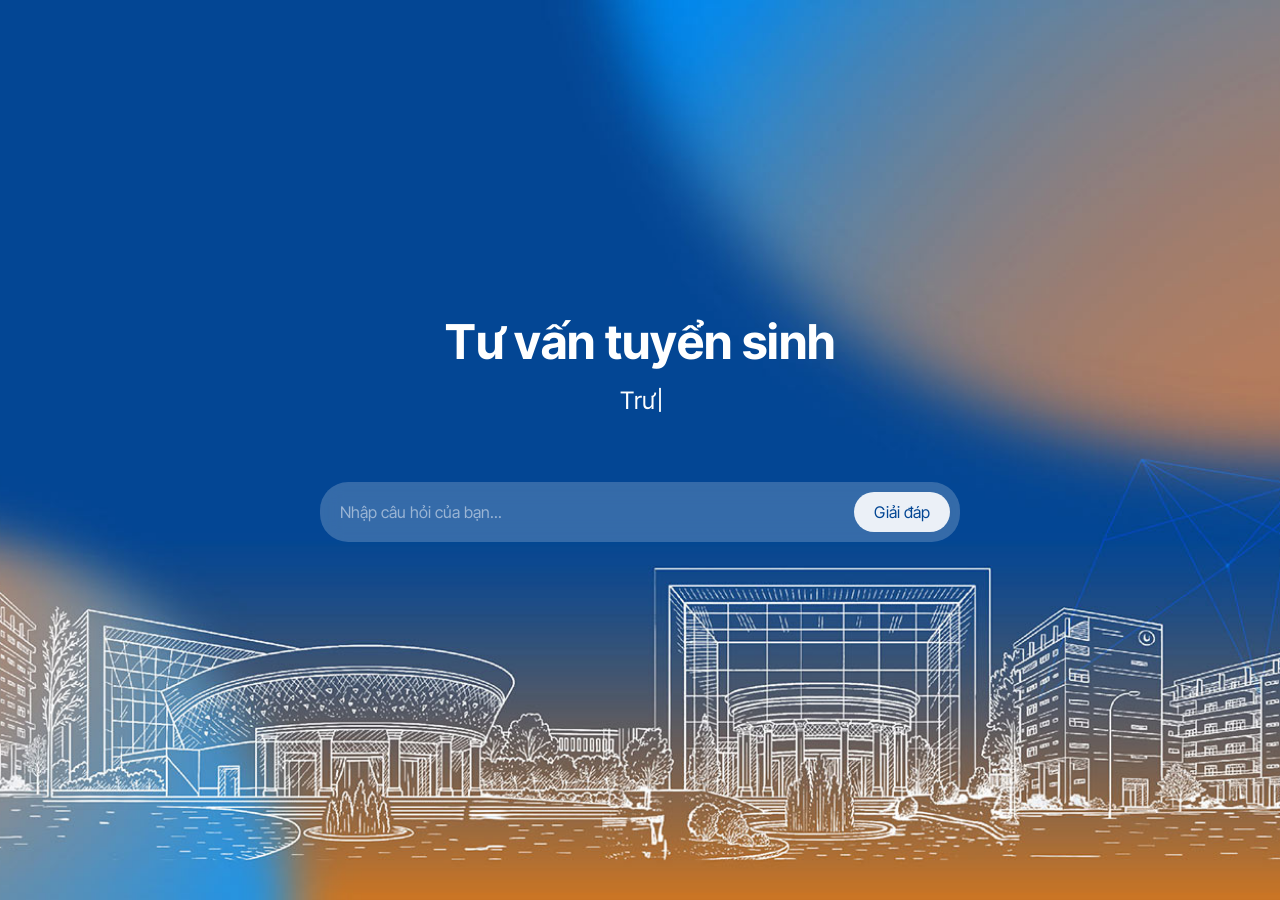
<file: llm-rag.html>
<!doctype html>
<html lang="vi">
  <head>
    <meta charset="UTF-8" />
    <meta name="viewport" content="width=device-width, initial-scale=1.0" />
    <title>LLM RAG</title>
    <script type="module" crossorigin src="./llm-rag.js"></script>
    <link rel="stylesheet" crossorigin href="./llm-rag.css">
  </head>
  <body>
    <div id="root"></div>
  </body>
</html>
</file>
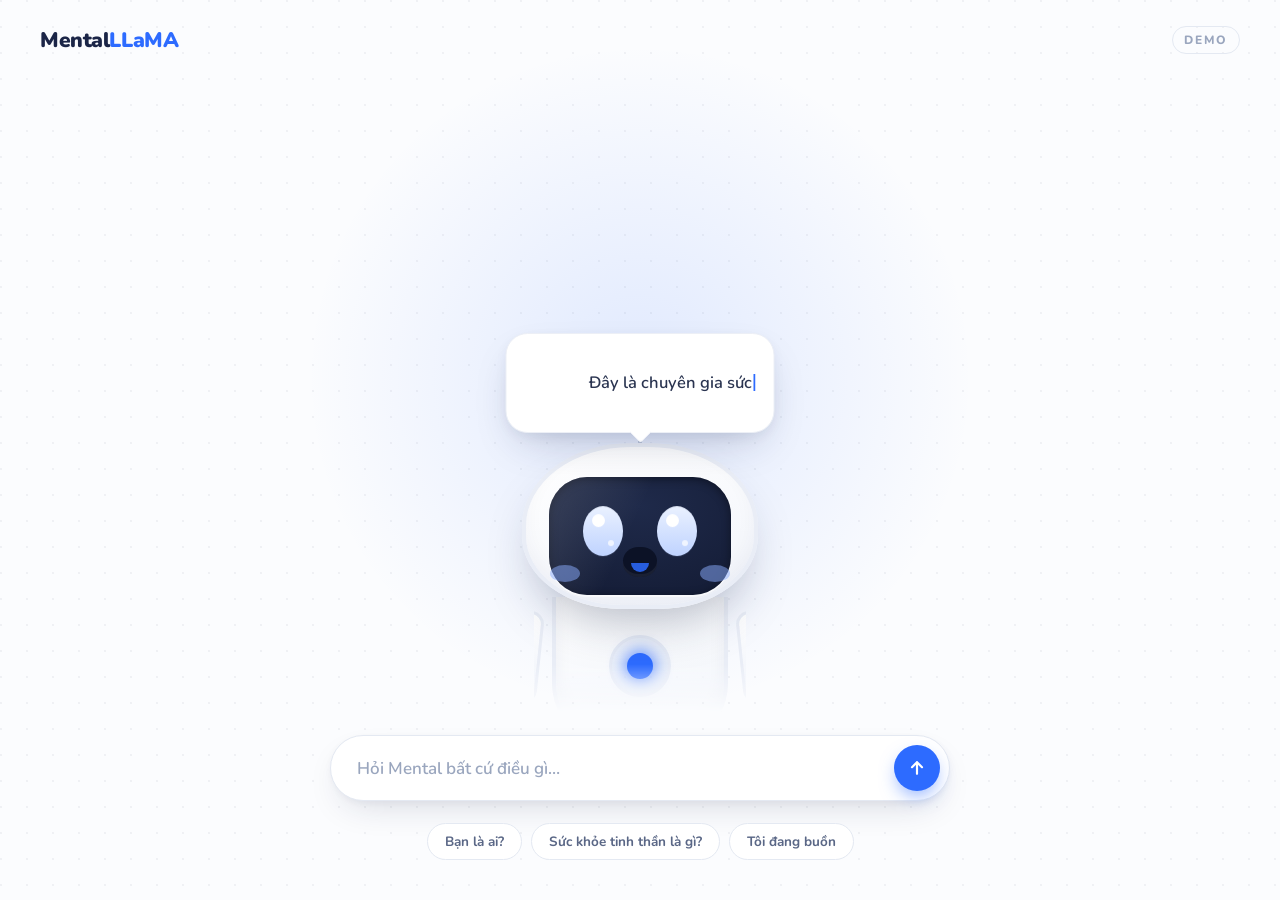
<file: mentallama.html>
<!DOCTYPE html>
<html lang="vi">
<head>
<meta charset="utf-8">
<meta name="viewport" content="width=device-width, initial-scale=1">
<link href="https://fonts.googleapis.com/css2?family=Nunito:wght@400;600;700;800;900&display=swap" rel="stylesheet">
<link rel="stylesheet" href="mentallama.css">
<title>MetalLLM Chatbot</title>
</head>
<body>
<div class="page">
  <div class="bg-glow"></div>
  <div class="bg-grid"></div>

  <header>
    <div class="logo">
      <!-- <div class="logo-icon">
        <svg width="15" height="15" viewBox="0 0 24 24" fill="none">
          <path d="M13 2L4 14h6l-1 8 9-12h-6l1-8z" fill="white"/>
        </svg>
      </div> -->
      <span class="logo-name">Mental<span>LLaMA</span></span>
    </div>
    <span class="demo-badge">Demo</span>
  </header>

  <main>
    <div class="bot-stage">
      <div class="bot-hover" id="botHover">
        <div class="bot-bob" id="botBob">

          <div class="antenna">
            <div class="bulb" id="bulb"></div>
            <div class="antenna-stem"></div>
          </div>

          <div class="bot-head" id="botHead">
            <!-- Speech bubble -->
            <div class="bubble" id="bubble">
              <div class="thinking-dots" id="thinkingDots">
                <span class="dot"></span>
                <span class="dot"></span>
                <span class="dot"></span>
              </div>
              <div class="answer-text" id="answerText">
                <span id="answerContent"></span><span class="caret" id="caret"></span>
              </div>
              <div class="bubble-arrow"></div>
            </div>

            <!-- Face screen -->
            <div class="face-screen">
              <div class="eyes-row">
                <div class="eye">
                  <div class="pupil" id="pupilL">
                    <div class="pupil-h1"></div>
                    <div class="pupil-h2"></div>
                  </div>
                </div>
                <div class="eye">
                  <div class="pupil" id="pupilR">
                    <div class="pupil-h1"></div>
                    <div class="pupil-h2"></div>
                  </div>
                </div>
              </div>
              <div class="mouth-row">
                <div class="mouth-smile"    id="mouthSmile"></div>
                <div class="mouth-thinking" id="mouthThink"></div>
                <div class="mouth-talking"  id="mouthTalk"></div>
              </div>
            </div>

            <div class="cheek left"></div>
            <div class="cheek right"></div>
          </div>

          <div class="bot-body">
            <div class="arm left"  id="armL"></div>
            <div class="arm right" id="armR"></div>
            <div class="torso">
              <div class="chest">
                <div class="chest-core"></div>
              </div>
            </div>
          </div>

        </div><!-- /bot-bob -->
      </div><!-- /bot-hover -->
    </div><!-- /bot-stage -->

    <!-- Câu hỏi người dùng vừa gửi -->
    <div class="user-question" id="userQuestion">
      <span class="user-label">BẠN</span>
      <span class="user-bubble" id="userQuestionText"></span>
    </div>

    <!-- Ô nhập liệu -->
    <div class="input-bar">
      <input type="text" id="inputField" placeholder="Hỏi Mental bất cứ điều gì…" autocomplete="off" />
      <button class="send-btn" id="sendBtn" aria-label="Gửi">
        <svg width="20" height="20" viewBox="0 0 24 24" fill="none">
          <path d="M12 19V5M12 5l-6 6M12 5l6 6" stroke="white" stroke-width="2.6" stroke-linecap="round" stroke-linejoin="round"/>
        </svg>
      </button>
    </div>

    <!-- Câu hỏi template (người dùng nhấn vào để gửi nhanh) -->
    <div class="suggestions" id="suggestions">
      <button class="chip" onclick="ask('Bạn là ai?')">Bạn là ai?</button>
      <button class="chip" onclick="ask('Sức khỏe tinh thần là gì?')">Sức khỏe tinh thần là gì?</button>
      <button class="chip" onclick="ask('Tôi đang buồn, trong tình trạng này tôi cần làm gì?')">Tôi đang buồn</button>
    </div>
  </main>
</div>

<script src="mentallama.js"></script>
</body>
</html>
</file>
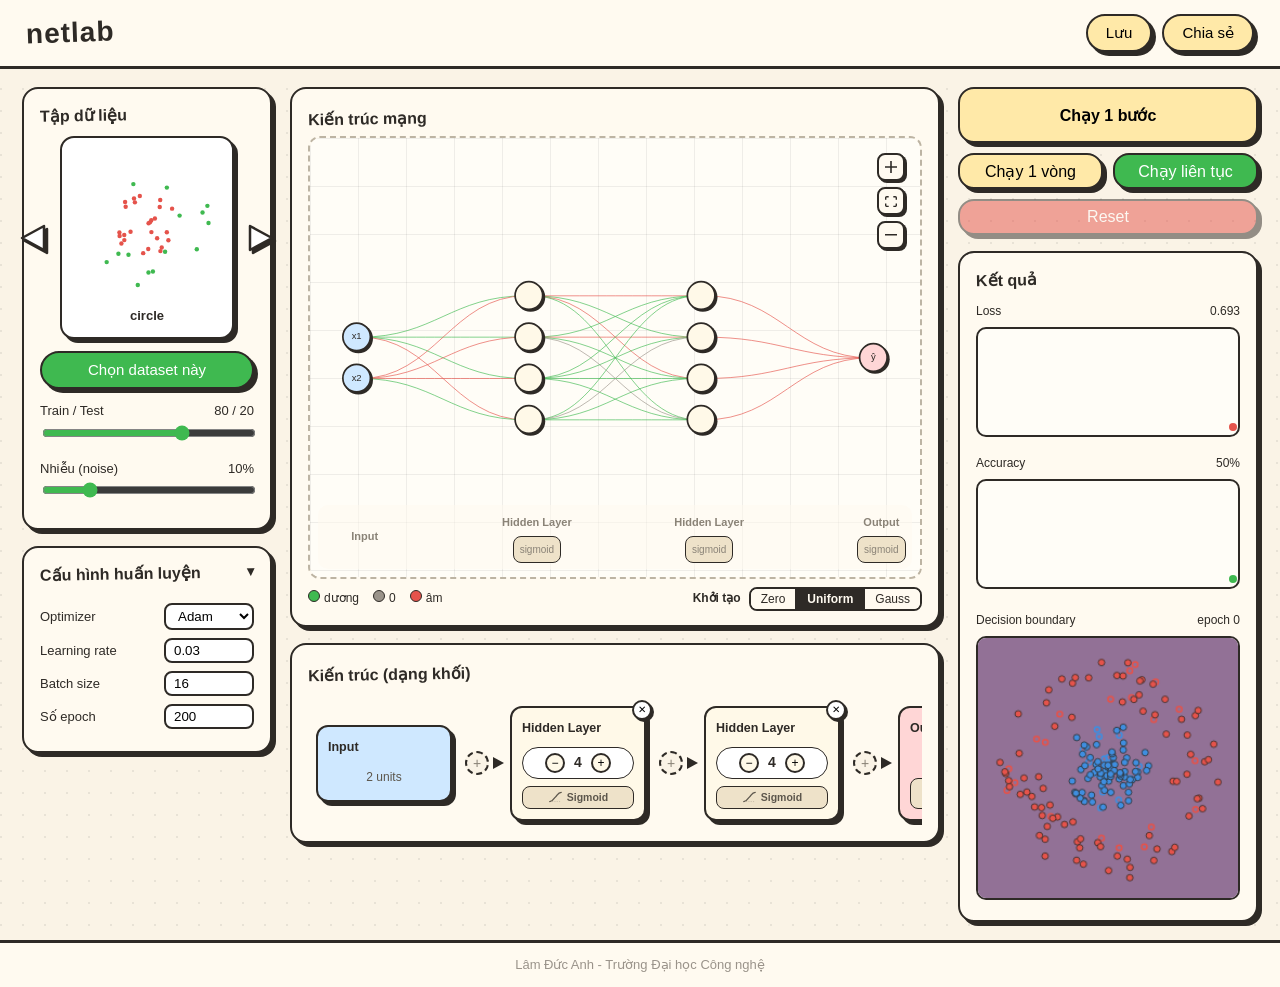
<file: netlab.html>
<!doctype html>
<html lang="vi">
  <head>
    <meta charset="UTF-8" />
    <link rel="icon" type="image/svg+xml" href="/favicon.svg" />
    <meta name="viewport" content="width=device-width, initial-scale=1.0" />
    <title>frontend</title>
    <script type="module" crossorigin src="/netlab/index-vzoRoecA.js"></script>
    <link rel="stylesheet" crossorigin href="/netlab/index-DEG_ecJV.css">
  </head>
  <body>
    <div id="root"></div>

  </body>
</html>
</file>
